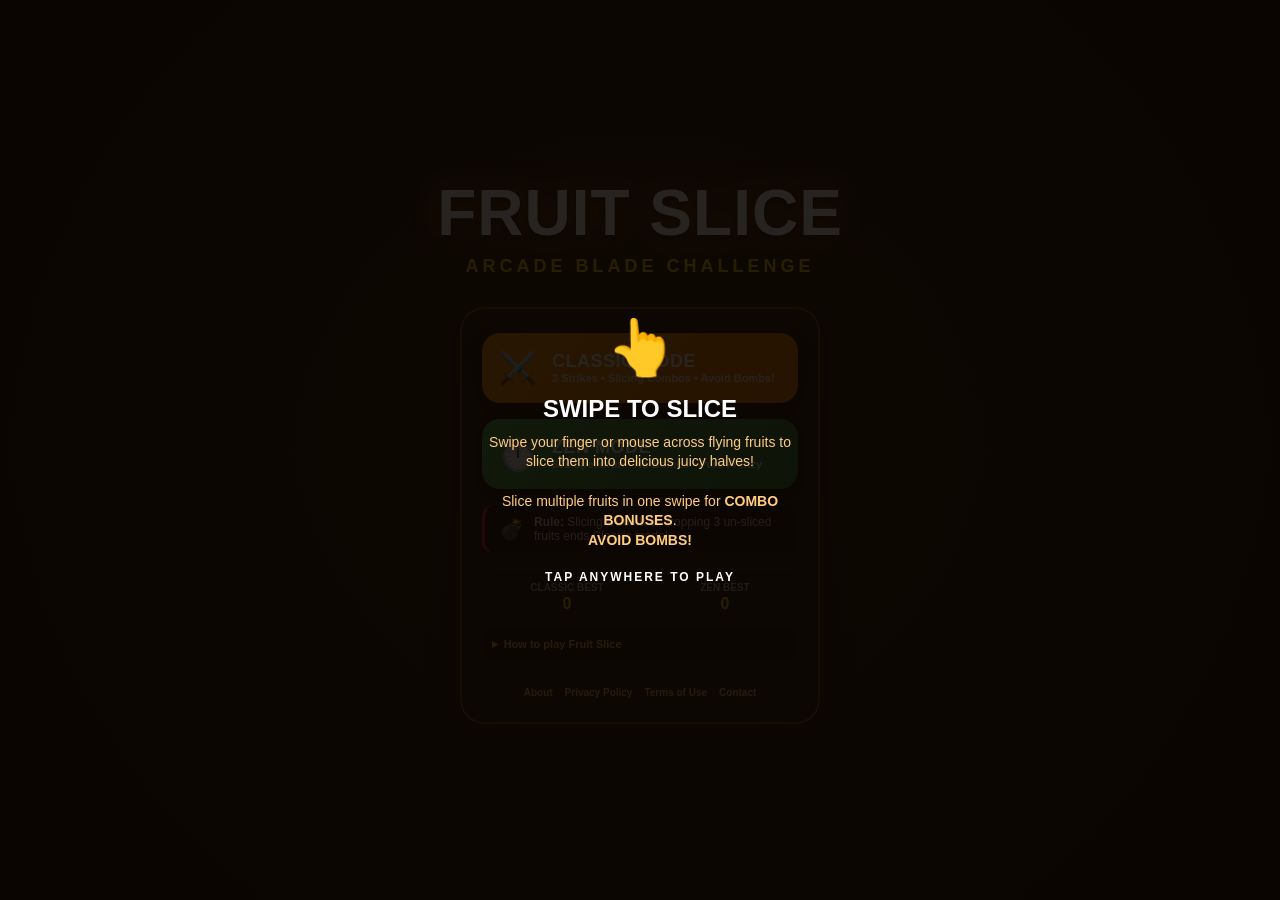
<file: index.html>
<!DOCTYPE html>
<html lang="en">
<head>
  <meta charset="UTF-8">
  <meta name="viewport" content="width=device-width, initial-scale=1.0, maximum-scale=1.0, user-scalable=no, viewport-fit=cover">
  <title>Fruit Slice – Browser Arcade Challenge</title>
  <meta name="description" content="Addictive browser-based fruit slicing arcade game. Swipe to slice delicious fruits, rack up huge combos, and avoid the bombs!">
  <meta name="robots" content="index, follow">
  <link rel="canonical" href="https://fruit-slice-2.vercel.app/">
  <meta property="og:type" content="website">
  <meta property="og:url" content="https://fruit-slice-2.vercel.app/">
  <meta property="og:title" content="Fruit Slice – Browser Arcade Challenge">
  <meta property="og:description" content="Swipe to slice fruit, build combos, and avoid bombs in this free browser arcade game.">
  <meta name="twitter:card" content="summary">
  <meta name="google-site-verification" content="SdkcGnZ0TJqAQD-XSaxdFHs3NhHoQCtlBqXM9RdpTBs">
  <meta name="theme-color" content="#2e1c0c">
  <link rel="stylesheet" href="css/style.css">
</head>
<body>

  <!-- Main Game Container -->
  <main id="game-wrapper" role="application" aria-label="Fruit Slice Arcade Game">
    <!-- Active Game Canvas -->
    <canvas id="gameCanvas"></canvas>

    <!-- In-Game HUD -->
    <header id="hud" class="hidden">
      <!-- Score Display -->
      <div class="hud-left hud-interactive">
        <div class="hud-score-card">
          <span class="hud-score-icon" aria-hidden="true">🍉</span>
          <span id="hud-score-val" class="hud-score-text">0</span>
        </div>
      </div>

      <!-- Center Status (Strikes or Zen Timer) -->
      <div class="hud-center">
        <!-- Classic Mode 3 Strikes -->
        <div id="hud-strikes" class="hud-strikes-container">
          <span id="strike-1" class="strike-icon" aria-hidden="true">⭕</span>
          <span id="strike-2" class="strike-icon" aria-hidden="true">⭕</span>
          <span id="strike-3" class="strike-icon" aria-hidden="true">⭕</span>
        </div>

        <!-- Zen Mode 60s Countdown Timer -->
        <div id="hud-timer" class="hud-timer-container hidden">
          <span aria-hidden="true">⏱️</span>
          <span id="hud-timer-val">1:00</span>
        </div>
      </div>

      <!-- Right Controls (Sound & Pause) -->
      <div class="hud-right hud-interactive">
        <button id="btn-sound-toggle" class="btn-hud-round" aria-label="Toggle Sound" title="Toggle Sound">🔊</button>
        <button id="btn-pause" class="btn-hud-round" aria-label="Pause Game" title="Pause Game">⏸</button>
      </div>
    </header>

    <!-- Start Menu Screen -->
    <section id="menu-screen" class="menu-layer" aria-label="Main Menu">
      <div class="menu-brand">
        <h1 class="game-title">FRUIT SLICE</h1>
        <div class="game-subtitle">Arcade Blade Challenge</div>
      </div>

      <div class="menu-card">
        <!-- Classic Mode Button -->
        <button id="btn-play-classic" class="mode-btn btn-classic">
          <span class="mode-btn-icon" aria-hidden="true">⚔️</span>
          <div class="mode-btn-info">
            <div class="mode-btn-title">CLASSIC MODE</div>
            <div class="mode-btn-sub">3 Strikes • Slicing Combos • Avoid Bombs!</div>
          </div>
        </button>

        <!-- Zen Mode Button -->
        <button id="btn-play-zen" class="mode-btn btn-zen">
          <span class="mode-btn-icon" aria-hidden="true">⏱️</span>
          <div class="mode-btn-info">
            <div class="mode-btn-title">ZEN MODE</div>
            <div class="mode-btn-sub">60s Speedrun • No Bombs • Pure Frenzy</div>
          </div>
        </button>

        <!-- Rules Notice -->
        <div class="menu-rules-box">
          <span class="menu-rules-icon" aria-hidden="true">💣</span>
          <span><b>Rule:</b> Slicing a bomb or dropping 3 un-sliced fruits ends Classic mode!</span>
        </div>

        <!-- High Score Tracking -->
        <div class="menu-highscores">
          <div class="score-cell">
            <div class="score-cell-label">Classic Best</div>
            <div id="menu-highscore-classic" class="score-cell-val">0</div>
          </div>
          <div class="score-cell">
            <div class="score-cell-label">Zen Best</div>
            <div id="menu-highscore-zen" class="score-cell-val">0</div>
          </div>
        </div>

        <details class="menu-editorial-guide">
          <summary>How to play Fruit Slice</summary>
          <h2>Play Fruit Slice Online</h2>
          <p>Fruit Slice is a free browser arcade game. Choose Classic mode to chase a high score while avoiding bombs, or try Zen mode for a timed fruit-slicing challenge. Use your mouse or touchscreen to swipe through fruit and build combos.</p>
        </details>

        <nav class="menu-legal-links" aria-label="Site information">
          <a href="/about.html">About</a>
          <a href="/privacy.html">Privacy Policy</a>
          <a href="/terms.html">Terms of Use</a>
          <a href="/contact.html">Contact</a>
        </nav>
      </div>
    </section>

    <!-- Pause Modal -->
    <div id="pause-modal" class="modal-overlay hidden" role="dialog" aria-modal="true" aria-labelledby="pause-title">
      <div class="modal-dialog">
        <h2 id="pause-title" class="modal-title">GAME PAUSED</h2>
        <div class="modal-actions" style="margin-top: 20px;">
          <button id="btn-resume" class="btn-arcade-action btn-arcade-primary">RESUME</button>
          <button id="btn-restart-pause" class="btn-arcade-action btn-arcade-secondary">RESTART</button>
          <button id="btn-quit-pause" class="btn-arcade-action btn-arcade-secondary">MAIN MENU</button>
        </div>
      </div>
    </div>

    <!-- Game Over Modal -->
    <div id="gameover-modal" class="modal-overlay hidden" role="dialog" aria-modal="true" aria-labelledby="go-title">
      <div class="modal-dialog">
        <h2 id="go-title" class="modal-title">GAME OVER</h2>
        <div id="go-new-high" class="new-record-badge hidden">🏆 NEW BEST RECORD!</div>

        <div id="go-final-score" class="final-score-display">0</div>

        <div class="go-stats-grid">
          <div class="go-stat-box">
            <div class="go-stat-lbl">High Score</div>
            <div id="go-best-score" class="go-stat-num">0</div>
          </div>
          <div class="go-stat-box">
            <div class="go-stat-lbl">Fruits Sliced</div>
            <div id="go-sliced-count" class="go-stat-num">0</div>
          </div>
          <div class="go-stat-box">
            <div class="go-stat-lbl">Max Combo</div>
            <div id="go-max-combo" class="go-stat-num">0x</div>
          </div>
        </div>

        <div class="modal-actions">
          <button id="btn-gameover-restart" class="btn-arcade-action btn-arcade-primary">PLAY AGAIN</button>
          <button id="btn-gameover-menu" class="btn-arcade-action btn-arcade-secondary">MAIN MENU</button>
        </div>
      </div>
    </div>

    <!-- First-Time Instruction Tutorial Overlay -->
    <aside id="tutorial-overlay" class="hidden" aria-label="How to play instructions">
      <div class="tutorial-card">
        <div class="tutorial-icon" aria-hidden="true">👆</div>
        <h3 class="tutorial-title">SWIPE TO SLICE</h3>
        <p class="tutorial-desc">
          Swipe your finger or mouse across flying fruits to slice them into delicious juicy halves!<br><br>
          Slice multiple fruits in one swipe for <b>COMBO BONUSES</b>.<br>
          <b>AVOID BOMBS!</b>
        </p>
        <div class="tutorial-tap-prompt">TAP ANYWHERE TO PLAY</div>
      </div>
    </aside>
  </main>

  <!-- Game Scripts -->
  <script src="js/audio.js"></script>
  <script src="js/fruit.js"></script>
  <script src="js/blade.js"></script>
  <script src="js/particles.js"></script>
  <script src="js/game.js"></script>
  <script>
    window.addEventListener("load", () => {
      const adsenseScript = document.createElement("script");
      adsenseScript.async = true;
      adsenseScript.crossOrigin = "anonymous";
      adsenseScript.src = "https://pagead2.googlesyndication.com/pagead/js/adsbygoogle.js?client=ca-pub-7950440884088062";
      adsenseScript.addEventListener("load", () => {
        const adUnits = [
          { slot: "6304951178", format: "autorelaxed" },
          { slot: "7697748881", layout: "in-article", format: "fluid", centered: true },
          { slot: "7618032841", format: "fluid", layoutKey: "-6t+ed+2i-1n-4w" },
          { slot: "7650656586", format: "auto", responsive: true }
        ];
        const adSection = document.createElement("section");
        adSection.setAttribute("aria-label", "Advertisements");
        adSection.style.cssText = "box-sizing:border-box;width:100%;padding:16px";

        for (const unit of adUnits) {
          const ad = document.createElement("ins");
          ad.className = "adsbygoogle";
          ad.style.display = "block";
          ad.dataset.adClient = "ca-pub-7950440884088062";
          ad.dataset.adSlot = unit.slot;
          ad.dataset.adFormat = unit.format;
          if (unit.layout) ad.dataset.adLayout = unit.layout;
          if (unit.layoutKey) ad.dataset.adLayoutKey = unit.layoutKey;
          if (unit.centered) ad.style.textAlign = "center";
          if (unit.responsive) ad.dataset.fullWidthResponsive = "true";
          adSection.append(ad);
        }

        document.body.append(adSection);
        window.adsbygoogle = window.adsbygoogle || [];
        for (const unit of adUnits) window.adsbygoogle.push({});
      });
      adsenseScript.addEventListener("error", () => {
        console.error("Failed to load the Google AdSense script.");
      });
      document.head.append(adsenseScript);
    });
  </script>

</body>
</html>
</file>
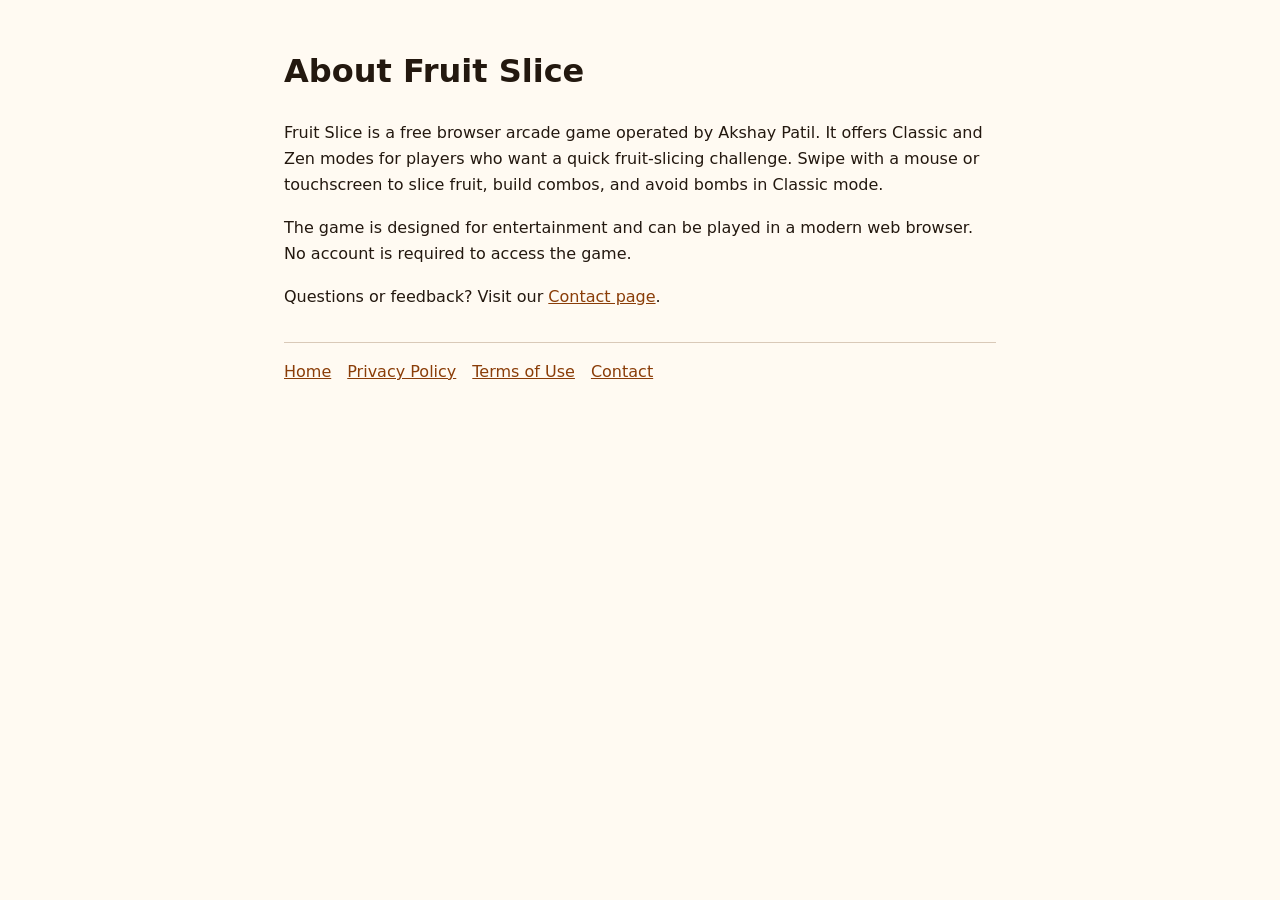
<file: about.html>
<!DOCTYPE html>
<html lang="en">
<head>
  <meta charset="UTF-8">
  <meta name="viewport" content="width=device-width, initial-scale=1">
  <meta name="robots" content="index, follow">
  <meta name="description" content="Learn about Fruit Slice, a free browser-based fruit slicing arcade game.">
  <link rel="canonical" href="https://fruit-slice-2.vercel.app/about.html">
  <title>About Fruit Slice</title>
  <style>
    body{box-sizing:border-box;max-width:760px;margin:0 auto;padding:24px;font:16px/1.65 system-ui,sans-serif;color:#23180f;background:#fffaf2}
    a{color:#8a3d08}nav,footer{margin-top:32px;padding-top:16px;border-top:1px solid #d9c9b8}nav a{margin-right:16px}
  </style>
</head>
<body>
  <main>
    <h1>About Fruit Slice</h1>
    <p>Fruit Slice is a free browser arcade game operated by Akshay Patil. It offers Classic and Zen modes for players who want a quick fruit-slicing challenge. Swipe with a mouse or touchscreen to slice fruit, build combos, and avoid bombs in Classic mode.</p>
    <p>The game is designed for entertainment and can be played in a modern web browser. No account is required to access the game.</p>
    <p>Questions or feedback? Visit our <a href="/contact.html">Contact page</a>.</p>
  </main>
  <nav aria-label="Site information">
    <a href="/">Home</a><a href="/privacy.html">Privacy Policy</a><a href="/terms.html">Terms of Use</a><a href="/contact.html">Contact</a>
  </nav>
</body>
</html>
</file>
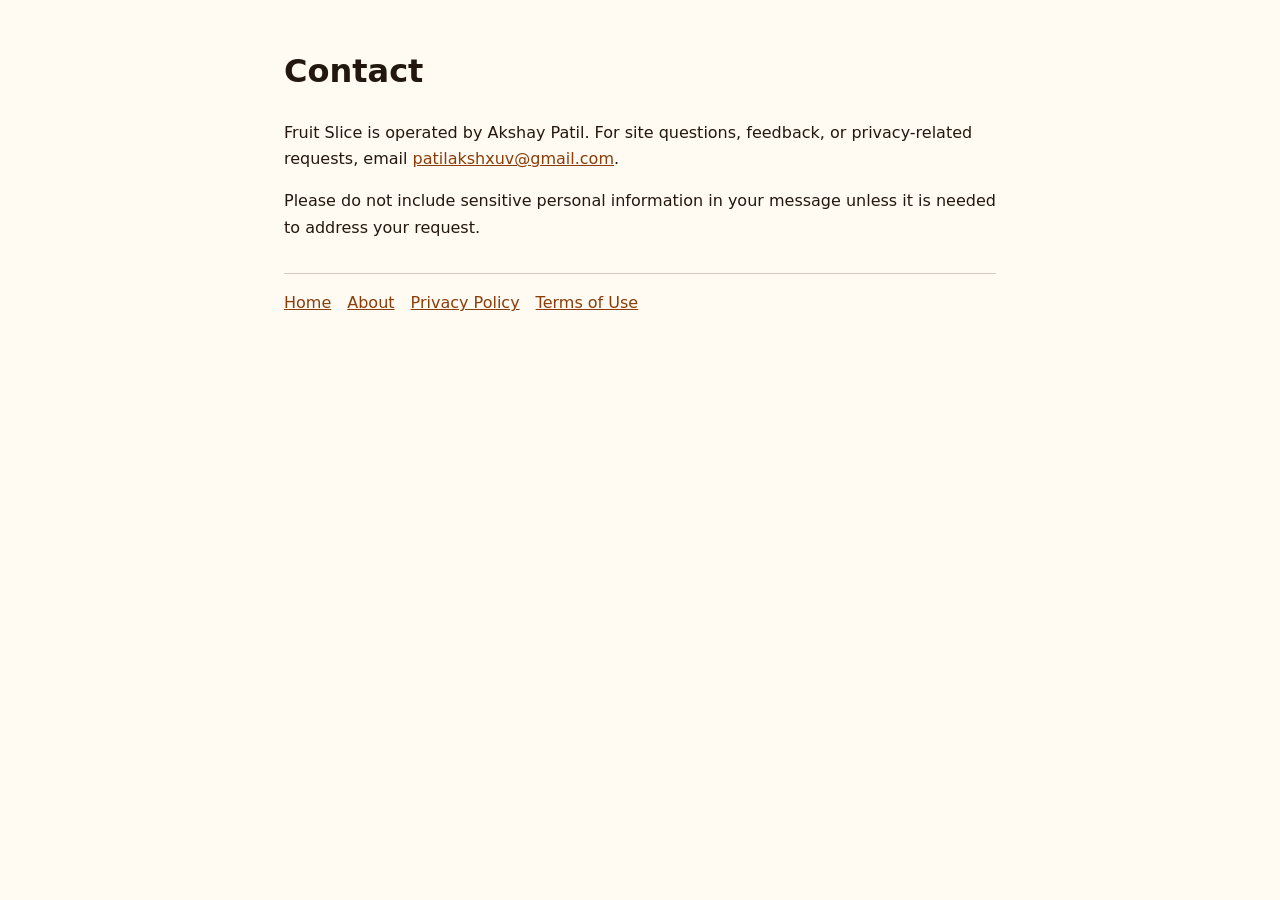
<file: contact.html>
<!DOCTYPE html>
<html lang="en">
<head>
  <meta charset="UTF-8">
  <meta name="viewport" content="width=device-width, initial-scale=1">
  <meta name="robots" content="index, follow">
  <meta name="description" content="Contact the operator of Fruit Slice with questions, feedback, or privacy requests.">
  <link rel="canonical" href="https://fruit-slice-2.vercel.app/contact.html">
  <title>Contact Fruit Slice</title>
  <style>
    body{box-sizing:border-box;max-width:760px;margin:0 auto;padding:24px;font:16px/1.65 system-ui,sans-serif;color:#23180f;background:#fffaf2}
    a{color:#8a3d08}nav,footer{margin-top:32px;padding-top:16px;border-top:1px solid #d9c9b8}nav a{margin-right:16px}
  </style>
</head>
<body>
  <main>
    <h1>Contact</h1>
    <p>Fruit Slice is operated by Akshay Patil. For site questions, feedback, or privacy-related requests, email <a href="mailto:patilakshxuv@gmail.com">patilakshxuv@gmail.com</a>.</p>
    <p>Please do not include sensitive personal information in your message unless it is needed to address your request.</p>
  </main>
  <nav aria-label="Site information">
    <a href="/">Home</a><a href="/about.html">About</a><a href="/privacy.html">Privacy Policy</a><a href="/terms.html">Terms of Use</a>
  </nav>
</body>
</html>
</file>
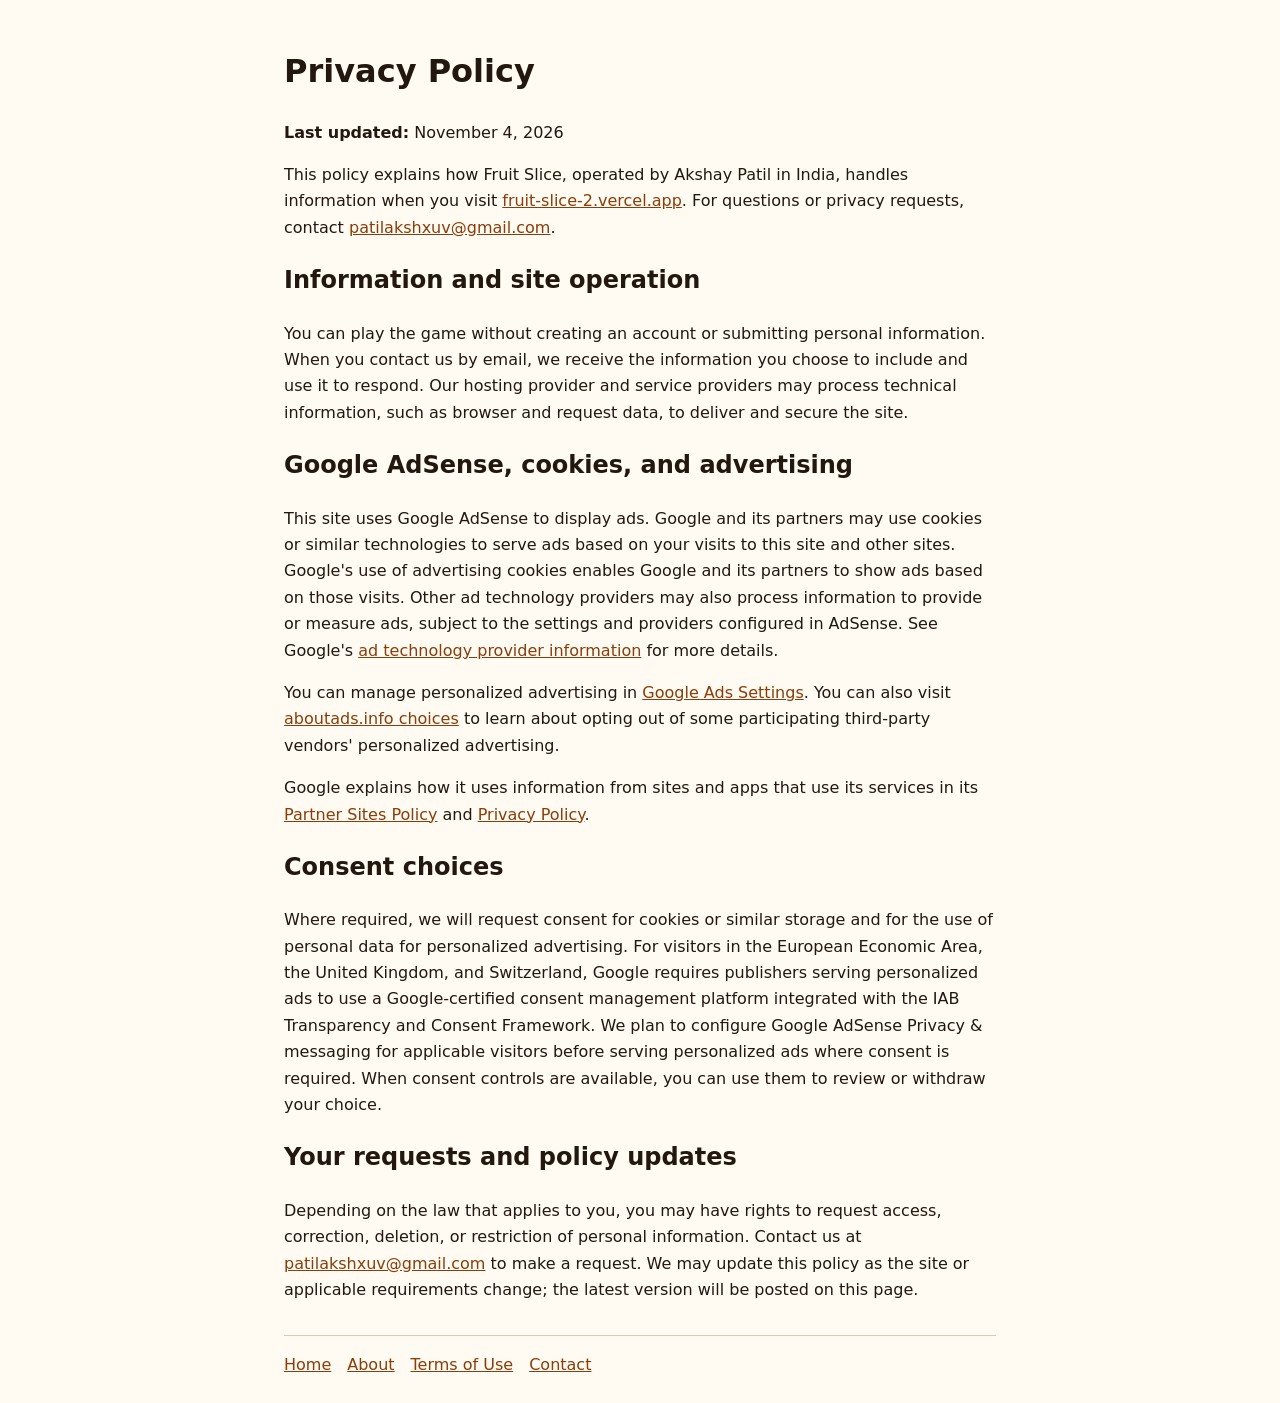
<file: privacy.html>
<!DOCTYPE html>
<html lang="en">
<head>
  <meta charset="UTF-8">
  <meta name="viewport" content="width=device-width, initial-scale=1">
  <meta name="robots" content="index, follow">
  <meta name="description" content="Read how Fruit Slice and Google AdSense use information and cookies, and how to manage ad personalization.">
  <link rel="canonical" href="https://fruit-slice-2.vercel.app/privacy">
  <title>Privacy Policy | Fruit Slice</title>
  <style>
    body{box-sizing:border-box;max-width:760px;margin:0 auto;padding:24px;font:16px/1.65 system-ui,sans-serif;color:#23180f;background:#fffaf2}
    a{color:#8a3d08}nav,footer{margin-top:32px;padding-top:16px;border-top:1px solid #d9c9b8}nav a{margin-right:16px}
  </style>
</head>
<body>
  <main>
    <h1>Privacy Policy</h1>
    <p><strong>Last updated:</strong> November 4, 2026</p>
    <p>This policy explains how Fruit Slice, operated by Akshay Patil in India, handles information when you visit <a href="https://fruit-slice-2.vercel.app/">fruit-slice-2.vercel.app</a>. For questions or privacy requests, contact <a href="mailto:patilakshxuv@gmail.com">patilakshxuv@gmail.com</a>.</p>

    <h2>Information and site operation</h2>
    <p>You can play the game without creating an account or submitting personal information. When you contact us by email, we receive the information you choose to include and use it to respond. Our hosting provider and service providers may process technical information, such as browser and request data, to deliver and secure the site.</p>

    <h2>Google AdSense, cookies, and advertising</h2>
    <p>This site uses Google AdSense to display ads. Google and its partners may use cookies or similar technologies to serve ads based on your visits to this site and other sites. Google's use of advertising cookies enables Google and its partners to show ads based on those visits. Other ad technology providers may also process information to provide or measure ads, subject to the settings and providers configured in AdSense. See Google's <a href="https://support.google.com/adsense/answer/9012903?hl=en">ad technology provider information</a> for more details.</p>
    <p>You can manage personalized advertising in <a href="https://www.google.com/settings/ads">Google Ads Settings</a>. You can also visit <a href="https://www.aboutads.info/choices/">aboutads.info choices</a> to learn about opting out of some participating third-party vendors' personalized advertising.</p>
    <p>Google explains how it uses information from sites and apps that use its services in its <a href="https://policies.google.com/technologies/partner-sites">Partner Sites Policy</a> and <a href="https://policies.google.com/privacy">Privacy Policy</a>.</p>

    <h2>Consent choices</h2>
    <p>Where required, we will request consent for cookies or similar storage and for the use of personal data for personalized advertising. For visitors in the European Economic Area, the United Kingdom, and Switzerland, Google requires publishers serving personalized ads to use a Google-certified consent management platform integrated with the IAB Transparency and Consent Framework. We plan to configure Google AdSense Privacy &amp; messaging for applicable visitors before serving personalized ads where consent is required. When consent controls are available, you can use them to review or withdraw your choice.</p>

    <h2>Your requests and policy updates</h2>
    <p>Depending on the law that applies to you, you may have rights to request access, correction, deletion, or restriction of personal information. Contact us at <a href="mailto:patilakshxuv@gmail.com">patilakshxuv@gmail.com</a> to make a request. We may update this policy as the site or applicable requirements change; the latest version will be posted on this page.</p>
  </main>
  <nav aria-label="Site information">
    <a href="/">Home</a><a href="/about.html">About</a><a href="/terms.html">Terms of Use</a><a href="/contact.html">Contact</a>
  </nav>
</body>
</html>
</file>
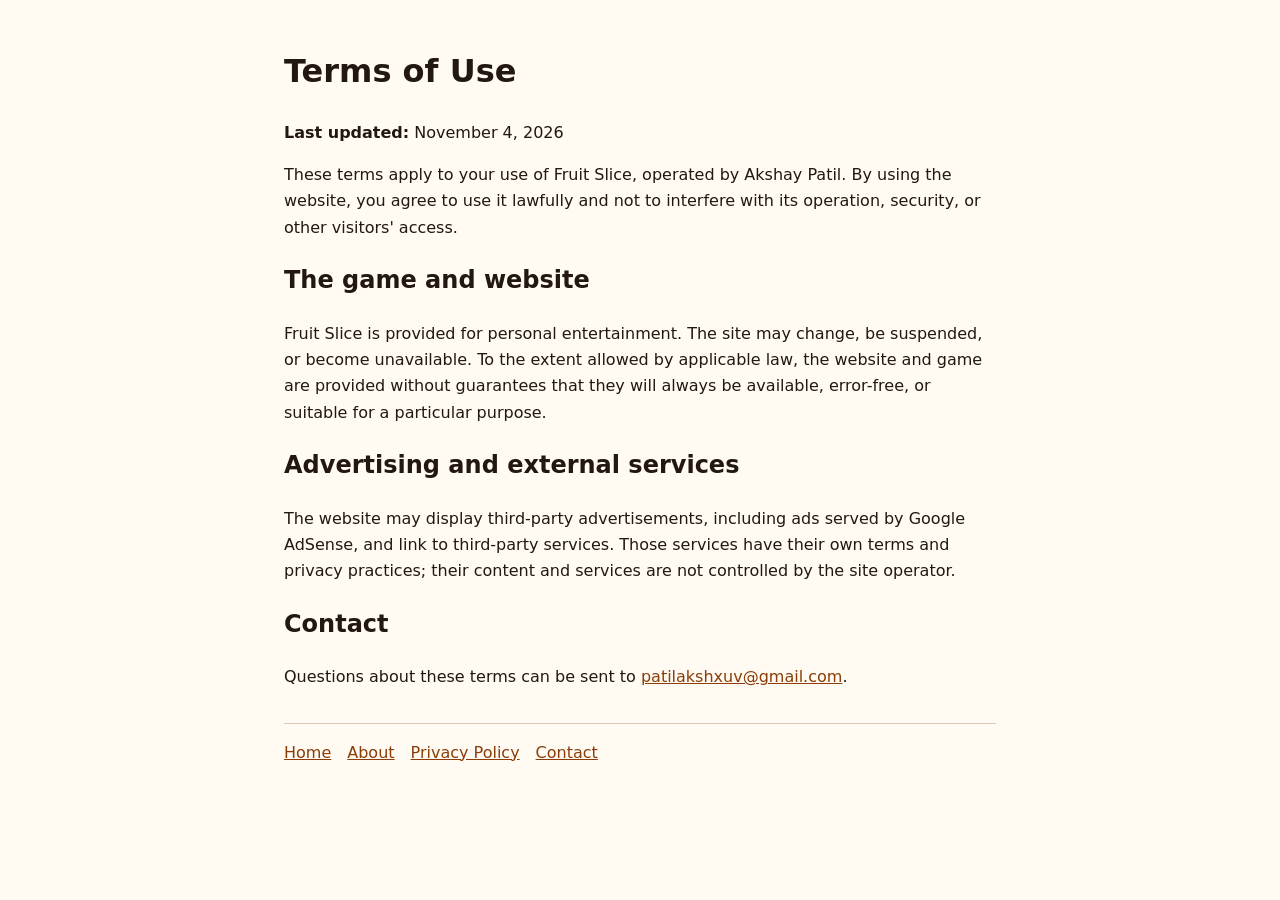
<file: terms.html>
<!DOCTYPE html>
<html lang="en">
<head>
  <meta charset="UTF-8">
  <meta name="viewport" content="width=device-width, initial-scale=1">
  <meta name="robots" content="index, follow">
  <meta name="description" content="Terms for using the Fruit Slice browser game and website.">
  <link rel="canonical" href="https://fruit-slice-2.vercel.app/terms.html">
  <title>Terms of Use | Fruit Slice</title>
  <style>
    body{box-sizing:border-box;max-width:760px;margin:0 auto;padding:24px;font:16px/1.65 system-ui,sans-serif;color:#23180f;background:#fffaf2}
    a{color:#8a3d08}nav,footer{margin-top:32px;padding-top:16px;border-top:1px solid #d9c9b8}nav a{margin-right:16px}
  </style>
</head>
<body>
  <main>
    <h1>Terms of Use</h1>
    <p><strong>Last updated:</strong> November 4, 2026</p>
    <p>These terms apply to your use of Fruit Slice, operated by Akshay Patil. By using the website, you agree to use it lawfully and not to interfere with its operation, security, or other visitors' access.</p>
    <h2>The game and website</h2>
    <p>Fruit Slice is provided for personal entertainment. The site may change, be suspended, or become unavailable. To the extent allowed by applicable law, the website and game are provided without guarantees that they will always be available, error-free, or suitable for a particular purpose.</p>
    <h2>Advertising and external services</h2>
    <p>The website may display third-party advertisements, including ads served by Google AdSense, and link to third-party services. Those services have their own terms and privacy practices; their content and services are not controlled by the site operator.</p>
    <h2>Contact</h2>
    <p>Questions about these terms can be sent to <a href="mailto:patilakshxuv@gmail.com">patilakshxuv@gmail.com</a>.</p>
  </main>
  <nav aria-label="Site information">
    <a href="/">Home</a><a href="/about.html">About</a><a href="/privacy.html">Privacy Policy</a><a href="/contact.html">Contact</a>
  </nav>
</body>
</html>
</file>
<file: css/style.css>
/* ==========================================================================
   FRUIT SLICE – Premium Arcade Aesthetics & Responsive Styles
   ========================================================================== */

:root {
  --primary-accent: #ff9800;
  --secondary-accent: #4caf50;
  --danger-color: #ff1744;
  --gold-color: #ffd700;
  --bg-dark: #1f1409;
  --card-bg: rgba(36, 22, 12, 0.92);
  --card-border: rgba(255, 179, 0, 0.35);
  --font-family: -apple-system, BlinkMacSystemFont, "Segoe UI", Roboto, "Helvetica Neue", Arial, sans-serif;
  --font-arcade: "Fredoka", "Arial Black", sans-serif;
}

* {
  box-sizing: border-box;
  margin: 0;
  padding: 0;
  -webkit-touch-callout: none;
  -webkit-user-select: none;
  user-select: none;
  -webkit-tap-highlight-color: transparent;
}

html, body {
  width: 100%;
  height: 100%;
  overflow: hidden;
  background-color: var(--bg-dark);
  font-family: var(--font-family);
  position: fixed;
}

/* ==========================================================================
   MAIN GAME VIEWPORT
   ========================================================================== */

#game-wrapper {
  position: relative;
  width: 100%;
  height: 100%;
  overflow: hidden;
  display: flex;
  flex-direction: column;
  align-items: center;
  justify-content: center;
  touch-action: none; /* Prevents mobile scroll while dragging inside game area */
}

#gameCanvas {
  position: absolute;
  top: 0;
  left: 0;
  width: 100%;
  height: 100%;
  display: block;
  z-index: 1;
}

.hidden {
  display: none !important;
}

/* ==========================================================================
   HUD (HEADS-UP DISPLAY)
   ========================================================================== */

#hud {
  position: absolute;
  top: 0;
  left: 0;
  width: 100%;
  padding: 16px 20px;
  display: flex;
  justify-content: space-between;
  align-items: center;
  z-index: 10;
  pointer-events: none; /* Let swipes pass through to canvas */
}

.hud-interactive {
  pointer-events: auto;
}

.hud-left {
  display: flex;
  align-items: center;
  gap: 10px;
}

.hud-score-card {
  display: flex;
  align-items: center;
  background: rgba(30, 16, 8, 0.82);
  border: 2px solid var(--primary-accent);
  border-radius: 24px;
  padding: 6px 16px;
  box-shadow: 0 4px 15px rgba(0, 0, 0, 0.4);
  gap: 8px;
}

.hud-score-icon {
  font-size: 20px;
}

.hud-score-text {
  font-size: 24px;
  font-weight: 900;
  color: #ffffff;
  letter-spacing: 0.5px;
}

.hud-center {
  display: flex;
  align-items: center;
}

.hud-strikes-container {
  display: flex;
  gap: 6px;
  background: rgba(30, 16, 8, 0.7);
  padding: 6px 12px;
  border-radius: 18px;
  border: 1px solid rgba(255, 255, 255, 0.15);
}

.strike-icon {
  font-size: 20px;
  transition: transform 0.2s cubic-bezier(0.18, 0.89, 0.32, 1.28);
}

.active-strike {
  transform: scale(1.25);
  filter: drop-shadow(0 0 6px var(--danger-color));
}

.hud-timer-container {
  display: flex;
  align-items: center;
  gap: 6px;
  background: rgba(30, 16, 8, 0.82);
  border: 2px solid var(--secondary-accent);
  padding: 6px 14px;
  border-radius: 20px;
  font-size: 20px;
  font-weight: 900;
  color: #ffffff;
}

.hud-right {
  display: flex;
  align-items: center;
  gap: 10px;
}

.btn-hud-round {
  width: 44px;
  height: 44px;
  border-radius: 50%;
  background: rgba(30, 16, 8, 0.82);
  border: 2px solid rgba(255, 255, 255, 0.25);
  color: #ffffff;
  font-size: 18px;
  display: flex;
  align-items: center;
  justify-content: center;
  cursor: pointer;
  transition: all 0.15s ease;
  box-shadow: 0 4px 10px rgba(0, 0, 0, 0.3);
}

.btn-hud-round:hover {
  transform: scale(1.08);
  border-color: var(--primary-accent);
}

.btn-hud-round:active {
  transform: scale(0.94);
}

/* ==========================================================================
   START MENU SCREEN
   ========================================================================== */

#menu-screen {
  position: absolute;
  top: 0;
  left: 0;
  width: 100%;
  height: 100%;
  display: flex;
  flex-direction: column;
  align-items: center;
  justify-content: center;
  z-index: 15;
  background: radial-gradient(circle at center, rgba(50, 28, 12, 0.85) 0%, rgba(15, 8, 3, 0.95) 100%);
  padding: 20px;
}

.menu-brand {
  text-align: center;
  margin-bottom: 30px;
}

.game-title {
  font-size: clamp(38px, 8vw, 64px);
  font-weight: 900;
  color: #ffffff;
  text-shadow: 0 4px 10px rgba(0, 0, 0, 0.6), 0 0 25px rgba(255, 152, 0, 0.5);
  letter-spacing: 1px;
}

.game-subtitle {
  font-size: clamp(14px, 3.5vw, 18px);
  font-weight: 700;
  color: var(--gold-color);
  letter-spacing: 4px;
  margin-top: 6px;
  text-transform: uppercase;
}

.menu-card {
  width: 100%;
  max-width: 360px;
  background: var(--card-bg);
  border: 2px solid var(--card-border);
  border-radius: 24px;
  padding: 24px 20px;
  display: flex;
  flex-direction: column;
  gap: 16px;
  box-shadow: 0 10px 30px rgba(0, 0, 0, 0.5);
}

.mode-btn {
  width: 100%;
  padding: 16px;
  border-radius: 18px;
  border: none;
  cursor: pointer;
  display: flex;
  align-items: center;
  gap: 14px;
  transition: all 0.2s cubic-bezier(0.18, 0.89, 0.32, 1.28);
  box-shadow: 0 6px 15px rgba(0, 0, 0, 0.3);
}

.mode-btn:hover {
  transform: translateY(-2px) scale(1.02);
}

.mode-btn:active {
  transform: translateY(1px) scale(0.97);
}

.btn-classic {
  background: linear-gradient(135deg, #ff9800, #f57c00);
  color: #ffffff;
}

.btn-zen {
  background: linear-gradient(135deg, #4caf50, #2e7d32);
  color: #ffffff;
}

.mode-btn-icon {
  font-size: 32px;
}

.mode-btn-info {
  text-align: left;
}

.mode-btn-title {
  font-size: 18px;
  font-weight: 900;
  letter-spacing: 0.5px;
}

.mode-btn-sub {
  font-size: 11px;
  opacity: 0.9;
  font-weight: 600;
}

.menu-rules-box {
  background: rgba(0, 0, 0, 0.25);
  border-radius: 12px;
  padding: 10px 14px;
  display: flex;
  align-items: center;
  gap: 10px;
  font-size: 12px;
  color: #ffcdd2;
  border-left: 3px solid var(--danger-color);
}

.menu-rules-icon {
  font-size: 20px;
}

.menu-highscores {
  display: flex;
  justify-content: space-around;
  border-top: 1px solid rgba(255, 255, 255, 0.1);
  padding-top: 12px;
}

.score-cell {
  text-align: center;
}

.score-cell-label {
  font-size: 10px;
  font-weight: 700;
  color: #b0bec5;
  text-transform: uppercase;
}

.score-cell-val {
  font-size: 16px;
  font-weight: 900;
  color: var(--gold-color);
  margin-top: 2px;
}

.menu-editorial-guide {
  max-height: 110px;
  overflow-y: auto;
  padding: 8px 10px;
  border-radius: 10px;
  background: rgba(0, 0, 0, 0.25);
  color: #bcaaa4;
  font-size: 11px;
  line-height: 1.45;
  text-align: left;
}

.menu-editorial-guide summary {
  color: #ffb74d;
  cursor: pointer;
  font-weight: 700;
}

.menu-editorial-guide h2 {
  margin-top: 6px;
  color: #ffcc80;
  font-size: 12px;
}

.menu-editorial-guide p {
  margin-top: 4px;
}

.menu-legal-links {
  display: flex;
  flex-wrap: wrap;
  justify-content: center;
  gap: 8px 12px;
  padding-top: 10px;
  border-top: 1px solid rgba(255, 255, 255, 0.1);
}

.menu-legal-links a {
  color: #ffb74d;
  font-size: 10px;
  font-weight: 700;
  text-decoration: none;
}

.menu-legal-links a:hover,
.menu-legal-links a:focus-visible {
  text-decoration: underline;
}

/* ==========================================================================
   MODALS (PAUSE & GAME OVER)
   ========================================================================== */

.modal-overlay {
  position: absolute;
  top: 0;
  left: 0;
  width: 100%;
  height: 100%;
  background: rgba(10, 5, 2, 0.85);
  backdrop-filter: blur(6px);
  -webkit-backdrop-filter: blur(6px);
  z-index: 20;
  display: flex;
  align-items: center;
  justify-content: center;
  padding: 20px;
}

.modal-dialog {
  width: 100%;
  max-width: 340px;
  background: var(--card-bg);
  border: 2px solid var(--card-border);
  border-radius: 24px;
  padding: 26px 20px;
  text-align: center;
  box-shadow: 0 12px 35px rgba(0, 0, 0, 0.6);
  animation: popIn 0.25s cubic-bezier(0.18, 0.89, 0.32, 1.28);
}

@keyframes popIn {
  0% { transform: scale(0.85); opacity: 0; }
  100% { transform: scale(1); opacity: 1; }
}

.modal-title {
  font-size: 28px;
  font-weight: 900;
  color: #ffffff;
  letter-spacing: 1px;
}

.new-record-badge {
  background: linear-gradient(135deg, #ffd700, #ff9800);
  color: #211300;
  font-size: 11px;
  font-weight: 900;
  padding: 4px 12px;
  border-radius: 12px;
  display: inline-block;
  margin-top: 6px;
  text-transform: uppercase;
  box-shadow: 0 0 12px rgba(255, 215, 0, 0.5);
}

.final-score-display {
  font-size: 52px;
  font-weight: 900;
  color: #ffffff;
  text-shadow: 0 0 18px rgba(255, 152, 0, 0.6);
  margin: 12px 0;
  line-height: 1;
}

.go-stats-grid {
  display: grid;
  grid-template-columns: 1fr 1fr 1fr;
  gap: 8px;
  margin: 16px 0 20px;
}

.go-stat-box {
  background: rgba(0, 0, 0, 0.25);
  border: 1px solid rgba(255, 255, 255, 0.1);
  padding: 8px 4px;
  border-radius: 10px;
}

.go-stat-lbl {
  font-size: 9px;
  font-weight: 700;
  color: #cfd8dc;
  text-transform: uppercase;
}

.go-stat-num {
  font-size: 16px;
  font-weight: 900;
  color: #ffffff;
  margin-top: 2px;
}

.modal-actions {
  display: flex;
  flex-direction: column;
  gap: 10px;
}

.btn-arcade-action {
  width: 100%;
  padding: 14px;
  font-size: 16px;
  font-weight: 900;
  border-radius: 16px;
  border: none;
  cursor: pointer;
  transition: all 0.15s ease;
  letter-spacing: 0.5px;
}

.btn-arcade-primary {
  background: linear-gradient(135deg, #ff9800, #e65100);
  color: #ffffff;
  box-shadow: 0 4px 15px rgba(255, 152, 0, 0.4);
}

.btn-arcade-secondary {
  background: rgba(255, 255, 255, 0.1);
  color: #ffffff;
  border: 1px solid rgba(255, 255, 255, 0.2);
}

.btn-arcade-action:hover {
  transform: translateY(-2px);
}

.btn-arcade-action:active {
  transform: scale(0.96);
}

/* ==========================================================================
   TUTORIAL OVERLAY
   ========================================================================== */

#tutorial-overlay {
  position: absolute;
  top: 0;
  left: 0;
  width: 100%;
  height: 100%;
  background: rgba(10, 5, 2, 0.88);
  z-index: 25;
  display: flex;
  flex-direction: column;
  align-items: center;
  justify-content: center;
  cursor: pointer;
  padding: 20px;
}

.tutorial-card {
  max-width: 320px;
  text-align: center;
}

.tutorial-icon {
  font-size: 54px;
  animation: swipeHand 1.6s infinite ease-in-out;
}

@keyframes swipeHand {
  0% { transform: translate(-35px, 20px) rotate(-15deg); }
  50% { transform: translate(35px, -20px) rotate(15deg); }
  100% { transform: translate(-35px, 20px) rotate(-15deg); }
}

.tutorial-title {
  font-size: 24px;
  font-weight: 900;
  color: #ffffff;
  margin-top: 16px;
}

.tutorial-desc {
  font-size: 14px;
  color: #ffcc80;
  margin: 10px 0 20px;
  line-height: 1.4;
}

.tutorial-tap-prompt {
  font-size: 12px;
  font-weight: 700;
  letter-spacing: 2px;
  color: #ffffff;
  animation: pulseOpacity 1.2s infinite;
  text-transform: uppercase;
}

@keyframes pulseOpacity {
  0%, 100% { opacity: 1; }
  50% { opacity: 0.4; }
}
</file>
